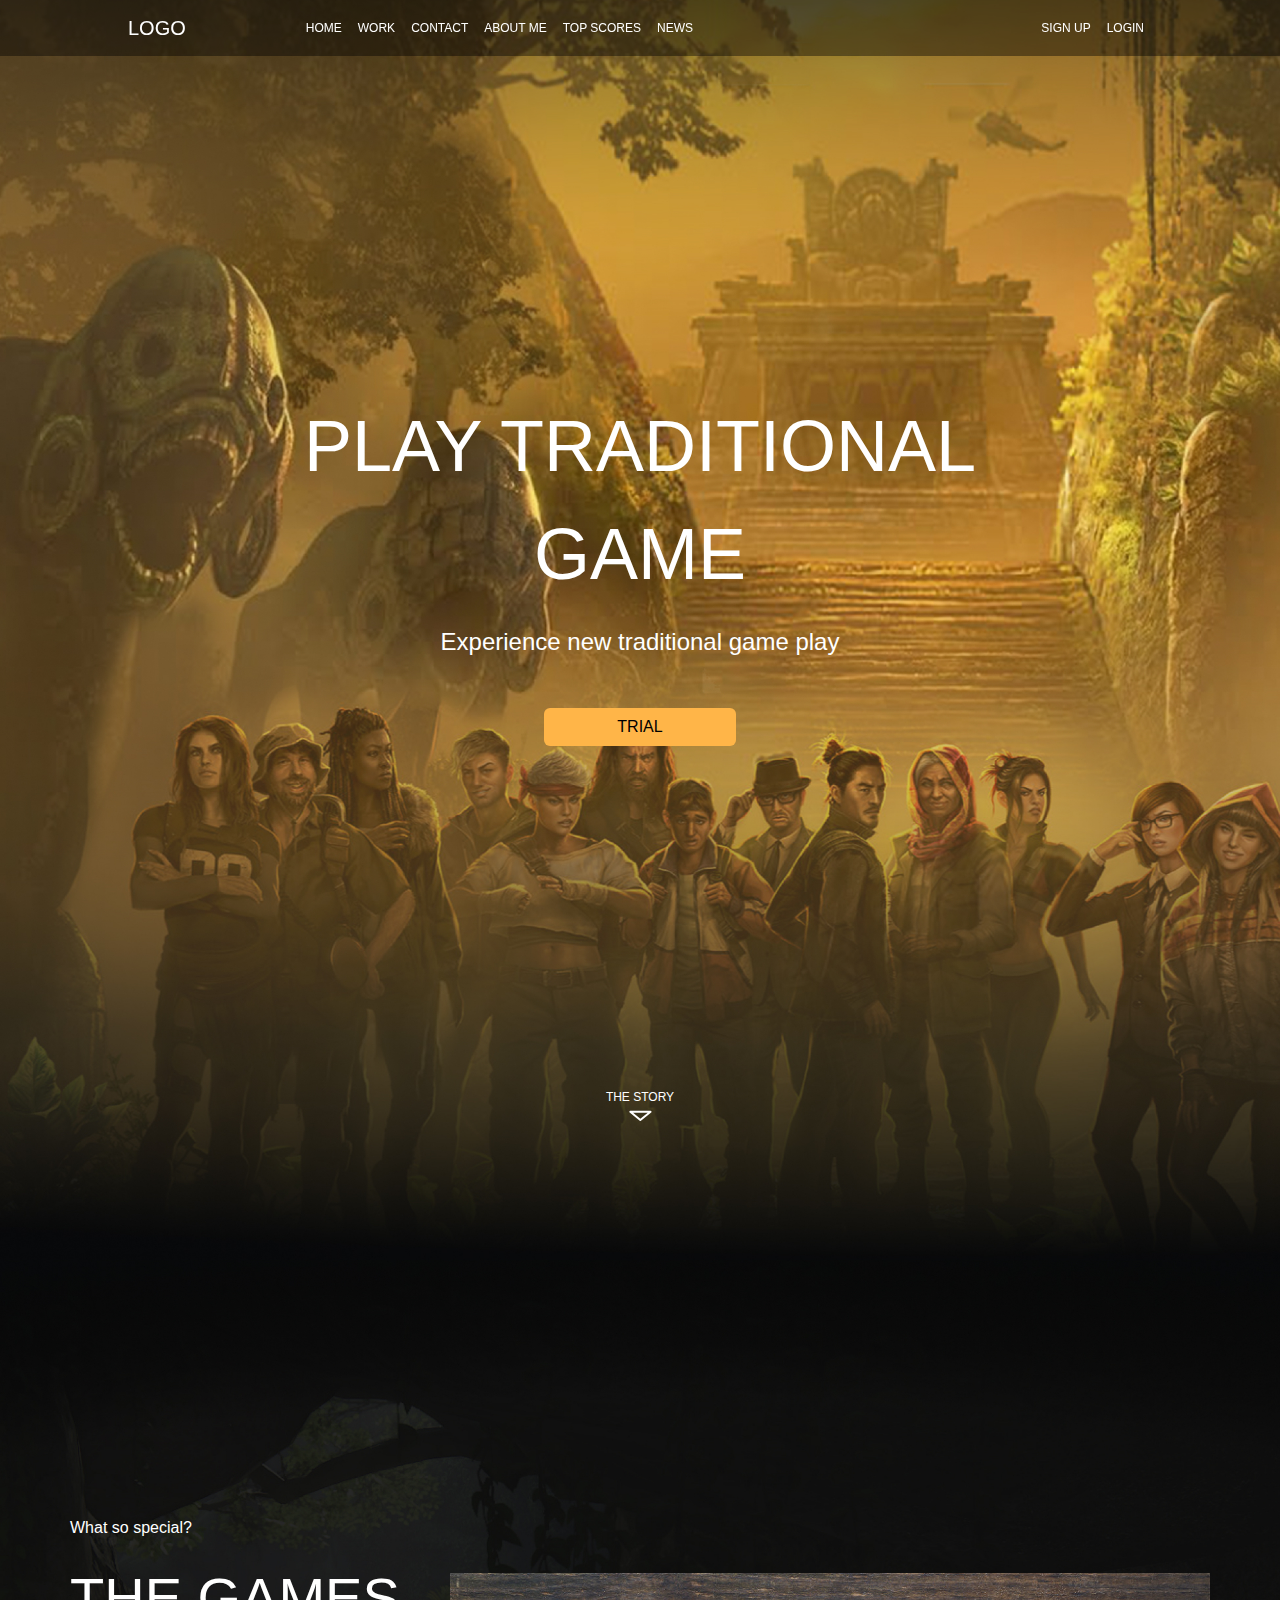
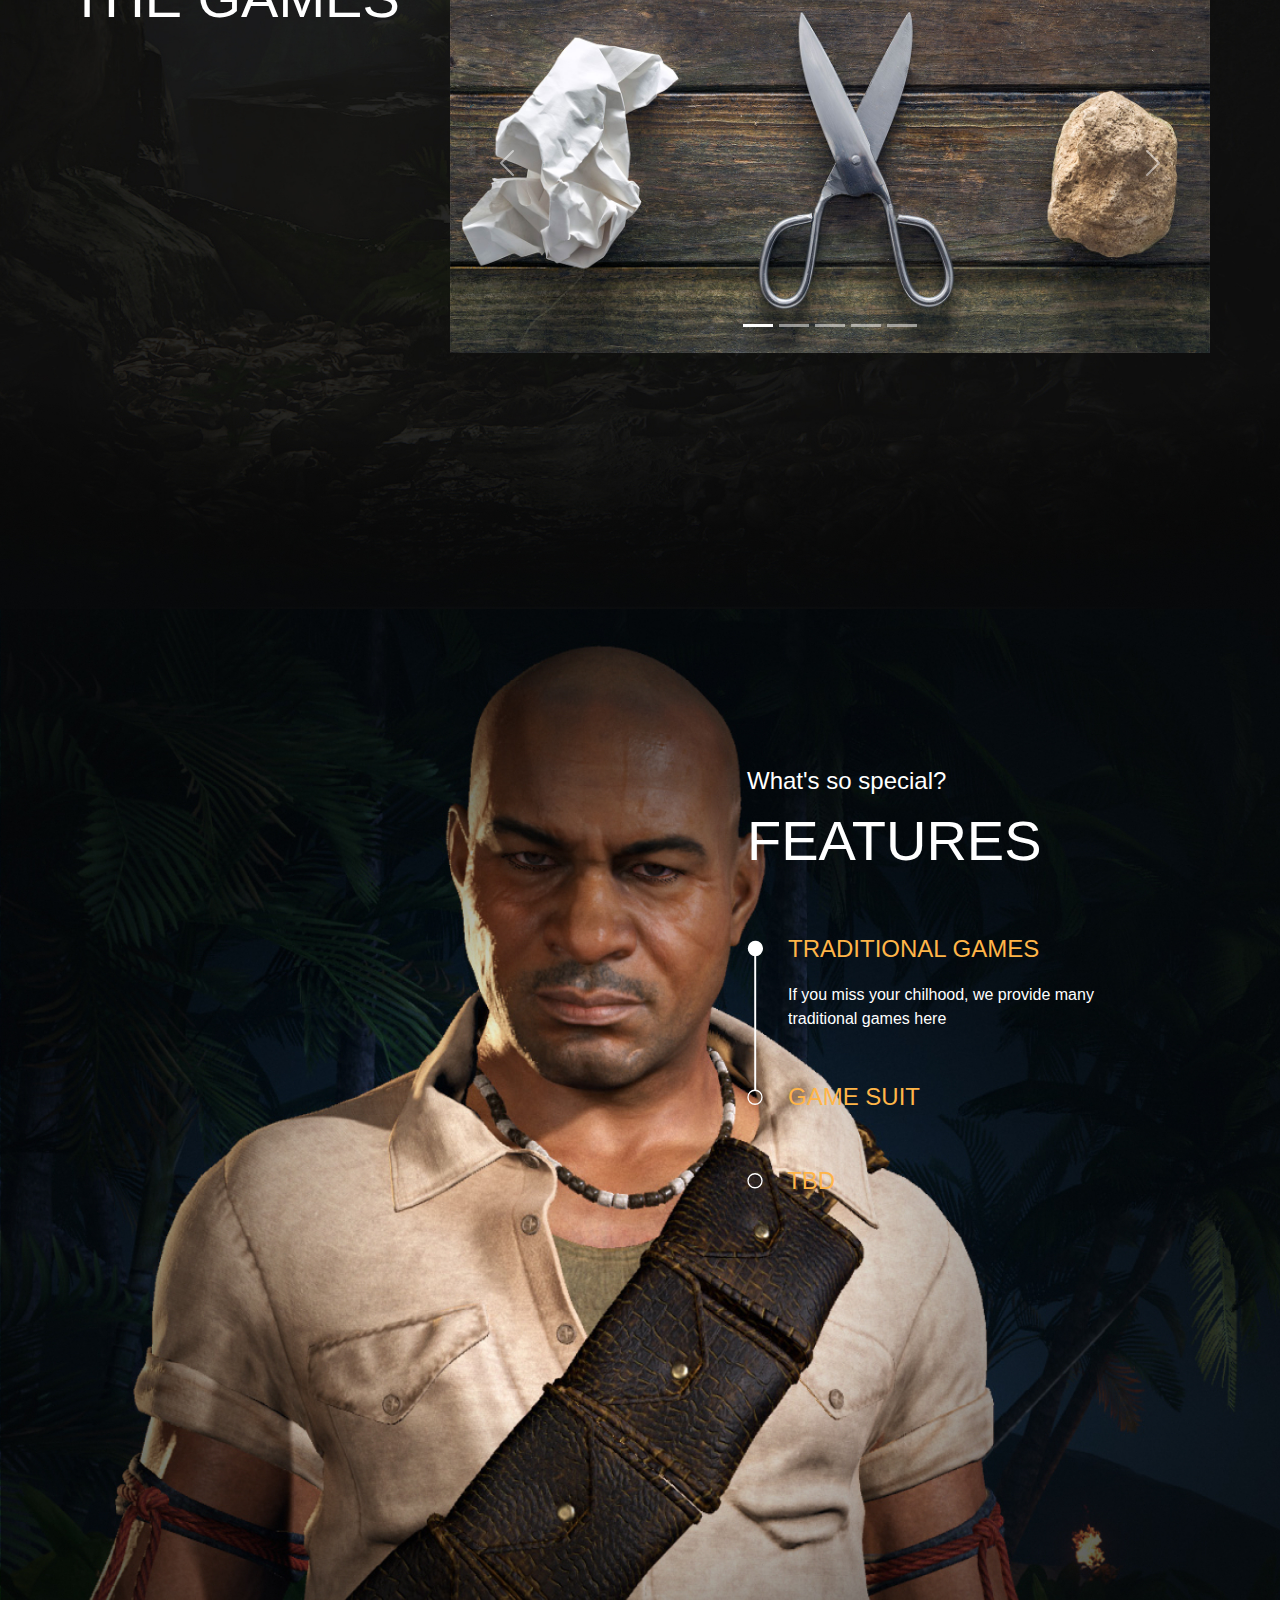
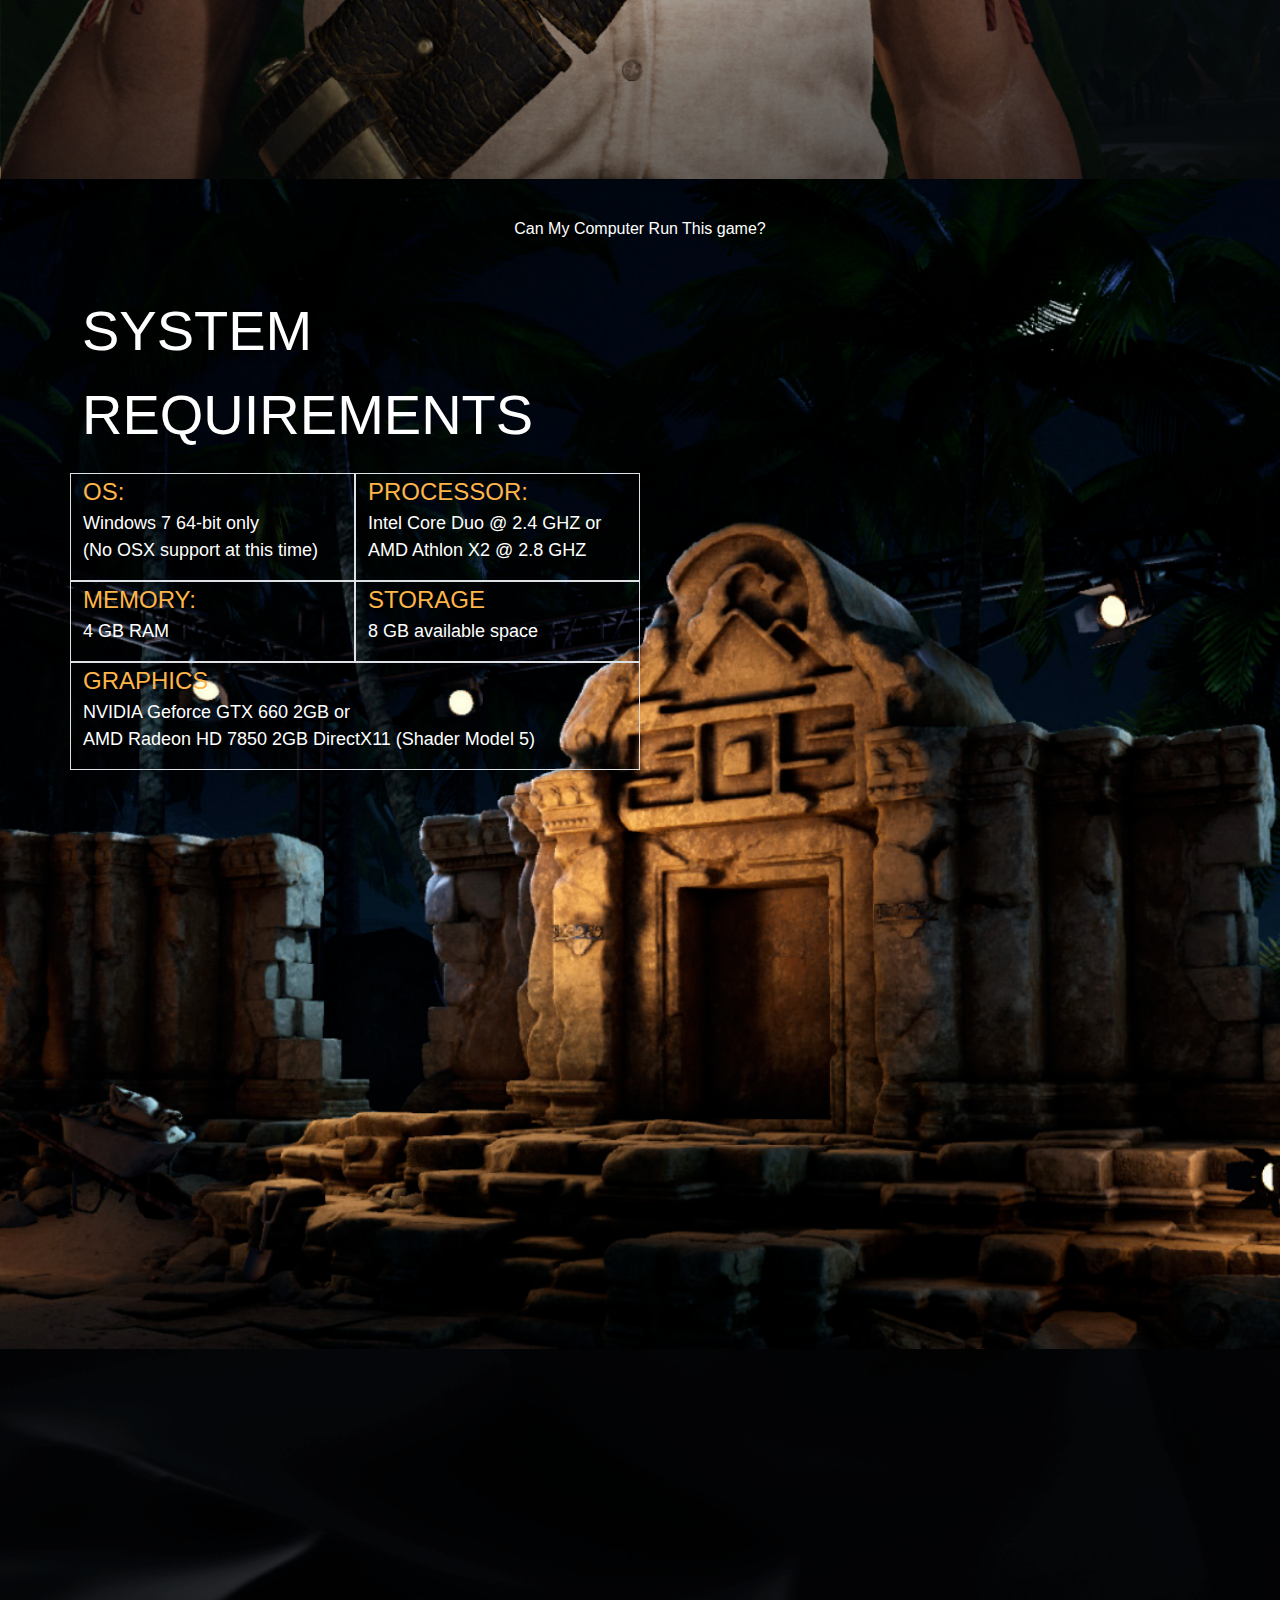
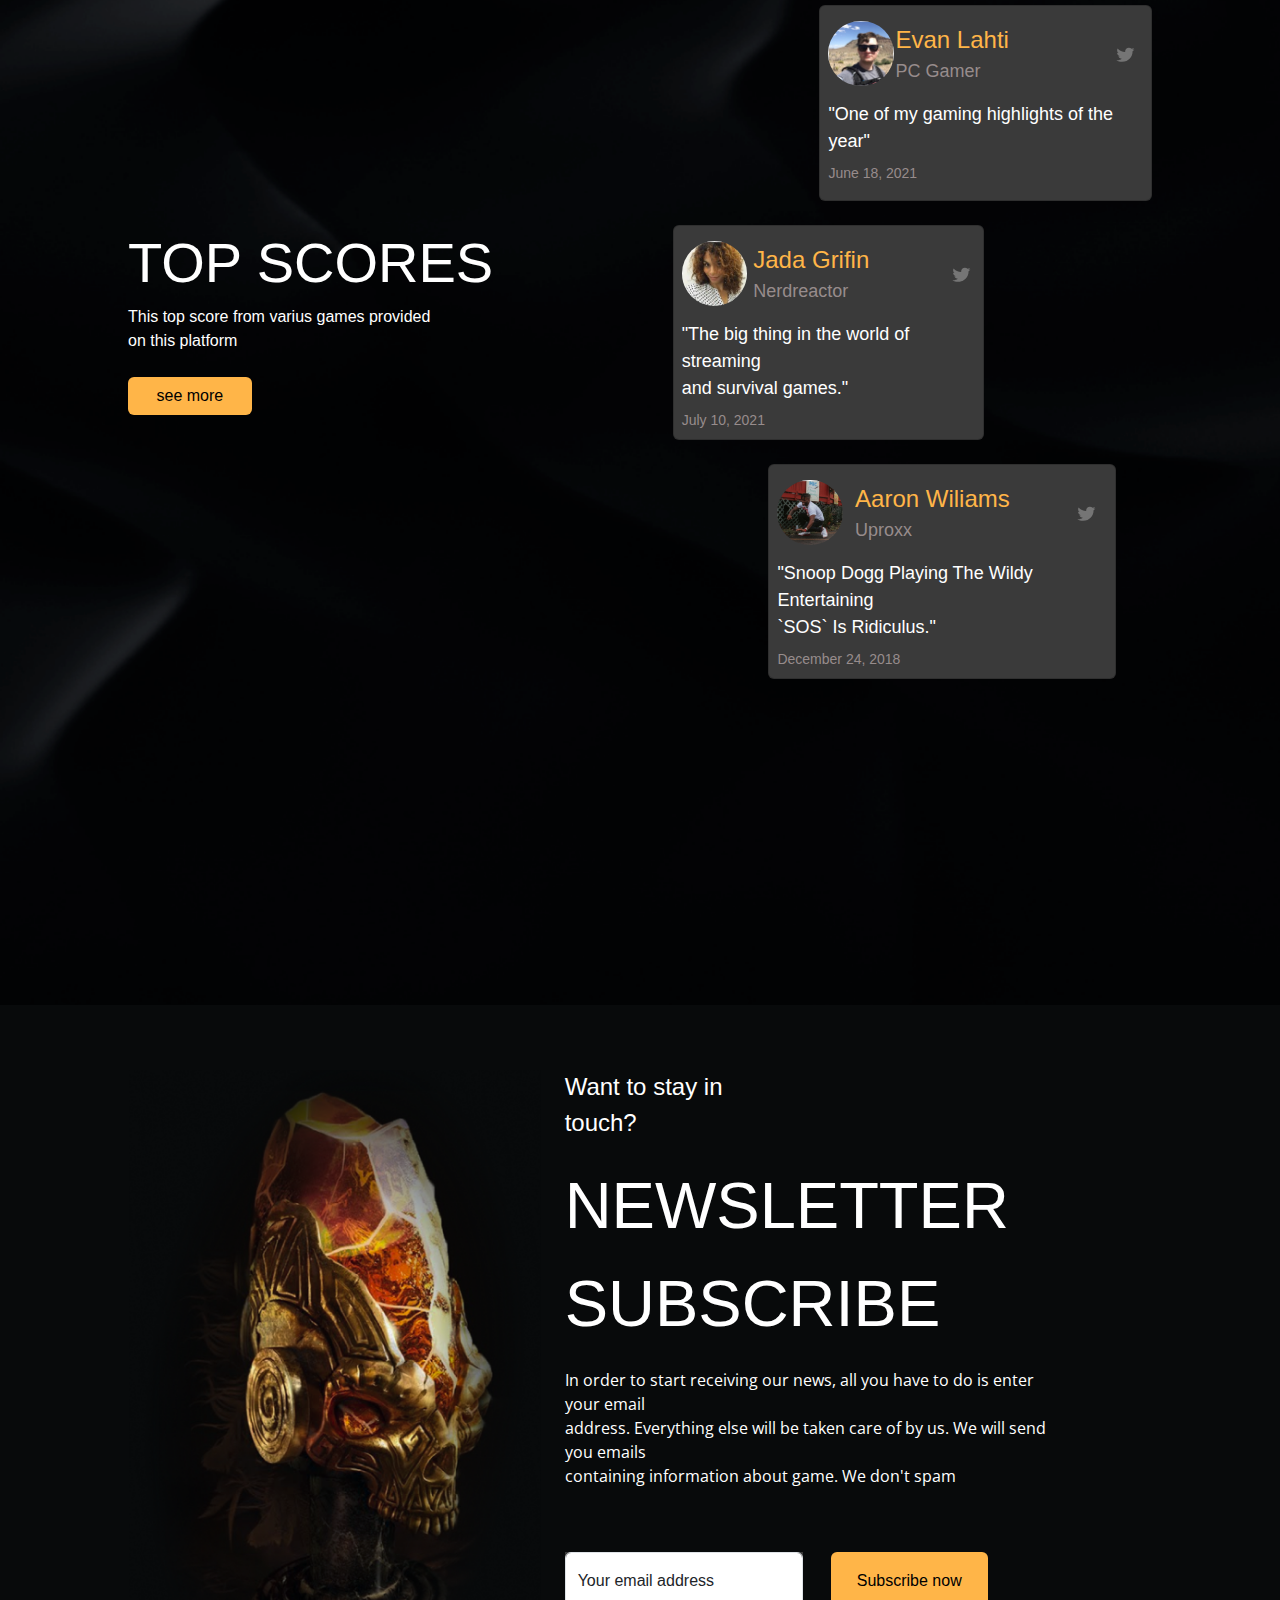
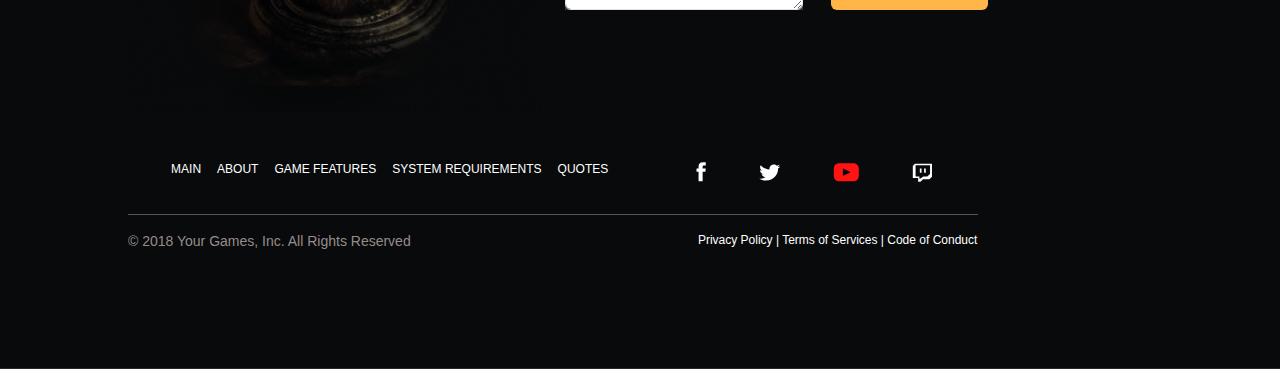
<file: index.html>
<!DOCTYPE html>
<html lang="en">
  <head>
    <meta charset="UTF-8" />
    <meta http-equiv="X-UA-Compatible" content="IE=edge" />
    <meta name="viewport" content="width=device-width, initial-scale=1.0" />
    <title>Challange 3</title>
    <link rel="stylesheet" href="bootstrap/css/bootstrap.css" />
    <link rel="stylesheet" href="style.css" />
    <link rel="preconnect" href="https://fonts.googleapis.com">
<link rel="preconnect" href="https://fonts.gstatic.com" crossorigin>
<link rel="preconnect" href="https://fonts.googleapis.com">
<link rel="preconnect" href="https://fonts.gstatic.com" crossorigin>
<link href="https://fonts.googleapis.com/css2?family=Open+Sans:wght@500&display=swap" rel="stylesheet">
  </head>
  <body>
    <!-- Navbar -->
    <section class="head">
      <nav class="navbar navbar-expand-lg fixed-top navbar-dark pd-md-3">
        <div class="container-fluid">
          <a href="#" class="navbar-brand">LOGO</a>
          <button
            type="button"
            class="navbar-toggler"
            data-bs-toggle="collapse"
            data-bs-target="#navbarNav"
            aria-controls="navbarNav"
            aria-expanded="false"
            aria-label="toggle navbar"
          >
            <span class="navbar-toggler-icon"></span>
          </button>
          <div class="collapse navbar-collapse" id="navbarNav">
            <div class="mx-5"></div>
            <ul class="navbar-nav">
              <li class="nav-item">
                <a href="#main-content" class="nav-link text-white mx-3 m-sm-0">HOME</a>
              </li>
              <li class="nav-item">
                <a href="#about-item" class="nav-link text-white mx-3 m-sm-0">WORK</a>
              </li>
              <li class="nav-item">
                <a href="#game-features" class="nav-link text-white mx-3 m-sm-0">CONTACT</a>
              </li>
              <li class="nav-item">
                <a href="#requirements" class="nav-link text-white mx-3 m-sm-0">ABOUT ME</a>
              </li>
              <li class="nav-item">
                <a href="#img-topScores" class="nav-link text-white mx-3 m-sm-0">TOP SCORES</a>
              </li>
              <li class="nav-item">
                <a href="#bg-newsLetter" class="nav-link text-white mx-3 m-sm-0">NEWS</a>
              </li>
            </ul>
            <ul class="navbar-nav mb-lg-0 ms-auto">
              <li class="nav-item">
                <a href="#" class="nav-link text-white collapse navbar-collapse" id="navbarNav">SIGN UP</a>
              </li>
              <li class="nav-item">
                <a href="#" class="nav-link text-white">LOGIN</a>
              </li>
            </ul>
          </div>
        </div>
      </nav>
    </section>
      
      <!-- PLAY TRADITION GAME -->
    <section class="main-content d-flex justify-content-center align-items-center" id="main-content">
      <div class="container">
        <div class="row justify-content-center">
          <div class="col-md-9 text-center">
            <p class="text-main" style="font-size: 72px;">PLAY TRADITIONAL GAME</p>
            <p class="mb-5" style="font-size: 24px;">Experience new traditional game play</p>
          </div>
        </div>
        <div class="row justify-content-center">
          <div class="col-9 col-sm-9 col-md-7 text-center">
            <button class="btn btn-playnow" onclick="click()">
            <a href="game.html" style="color: black;">TRIAL</a>
            </button>
          </div>
        </div>
        <div class="row justify-content-center">
          <div class="story col-md-9 text-center">
            <a href="#about-item">
              <p class="m-0">THE STORY</p>
              <img src="assets/scroll-down.svg" alt="scroll-down">
            </a>
          </div>
        </div>
            
        </div>
      </div>
    </section>

    <!-- THE GAMES -->
    <section class="about-item" id="about-item">
      <div class="container">
        <div class="row">
          <div class="col-lg-4 text-white text-thegame p-0">
            <p>What so special?</p>
            <p style="font-size: 56px;">THE GAMES</p>
          </div>
          <div class="col-lg-8 carousel-pic p-0">
            <div id="demo" class="carousel slide" data-bs-ride="carousel">
              <div id="carouselExampleIndicators" class="carousel slide">
                <div class="carousel-indicators">
                  <button type="button" data-bs-target="#carouselExampleIndicators" data-bs-slide-to="0" class="active" aria-current="true" aria-label="Slide 1"></button>
                  <button type="button" data-bs-target="#carouselExampleIndicators" data-bs-slide-to="1" aria-label="Slide 1"></button>
                  <button type="button" data-bs-target="#carouselExampleIndicators" data-bs-slide-to="2" aria-label="Slide 2"></button>
                  <button type="button" data-bs-target="#carouselExampleIndicators" data-bs-slide-to="3" aria-label="Slide 3"></button>
                  <button type="button" data-bs-target="#carouselExampleIndicators" data-bs-slide-to="4" aria-label="Slide 4"></button>
                </div>
                <div class="carousel-inner">
                  <div class="carousel-item active">
                    <img src="assets/rockpaperstrategy-1600.jpg" class="d-block img-fluid" alt="slide 0">
                  </div>
                  <div class="carousel-item">
                    <img src="assets/rockpaperstrategy-1600.jpg" class="d-block img-fluid" alt="slide 1">
                  </div>
                  <div class="carousel-item">
                    <img src="assets/rockpaperstrategy-1600.jpg" class="d-block img-fluid" alt="slide 2">
                  </div>
                  <div class="carousel-item">
                    <img src="assets/rockpaperstrategy-1600.jpg" class="d-blok img-fluid" alt="slide 3">
                  </div>
                  <div class="carousel-item">
                    <img src="assets/rockpaperstrategy-1600.jpg" class="d-block img-fluid" alt="slide 4">
                  </div>
                </div>
                <button class="carousel-control-prev" type="button" data-bs-target="#carouselExampleIndicators" data-bs-slide="prev">
                  <span class="carousel-control-prev-icon" aria-hidden="true"></span>
                  <span class="visually-hidden">Previous</span>
                </button>
                <button class="carousel-control-next" type="button" data-bs-target="#carouselExampleIndicators" data-bs-slide="next">
                  <span class="carousel-control-next-icon" aria-hidden="true"></span>
                  <span class="visually-hidden">Next</span>
                </button>
              </div>
          </div>
        </div>
      </div>
    </section>

    <!-- GAME FEATURES -->
    <section class="game-features" id="game-features">
      <div class="container">
    <div class="row">
      <div class=" col-md-7 d-flex">
      </div>
      <div class="col-md-4">
        <div class="text-content me-5">What's so special?</div>
        <p class="text-white mb-5" style="font-size: 56px;">FEATURES</p>
        <div class="img-icon d-flex">
          <img src="assets/icon-left2.svg" alt="">
          <div class="text-features text-white ms-4">
            <p class="text-contentGame">TRADITIONAL GAMES</p>
            <p class="">If you miss your chilhood, we provide many traditional games here</p>
            <p class="text-contentGame mb-0 mt-5">GAME SUIT</p>
          </div>
        </div>
          <div class="tbd mt-5 d-flex">
            <img src="assets/Ellipse2.svg" alt="">
            <p class="text-contentGame m-0 ms-4">TBD</p>
          </div>
      </div>
      <div class="col-md-auto"></div>
    </div>
      </div>
    </section>

    <!-- REQUIREMENTS -->
    <section class="requirements" id="requirements">
      <div class="container">
        <div class="text-top text-center text-white">Can My Computer Run This game?</div>
        <div class="row">
          <div class="col-md-5">
            <p class="text-requirements text-white pt-5">SYSTEM
              <br>
              REQUIREMENTS
            </p>
          </div>
        </div>
        <div class="row">
          <div class="col-md-3 border">
            <div class="table-descripsion">OS:</div>
            <p class="caption-requirements">Windows 7 64-bit only <br>
              (No OSX support at this time)
            </p>
          </div>
            <div class="col-md-3 border">
              <div class="table-descripsion">PROCESSOR:</div>
              <p class="caption-requirements">Intel Core Duo @ 2.4 GHZ or <br>
                AMD Athlon X2 @ 2.8 GHZ
              </p>
            </div>
        </div>
        <div class="row">
          <div class="col-md-3 border">
            <div class="table-descripsion">MEMORY:</div>
            <p class="caption-requirements">4 GB RAM</p>
          </div>
          <div class="col-md-3 border">
            <div class="table-descripsion">STORAGE</div>
            <p class="caption-requirements">8 GB available space</p>
          </div>
          
        </div>
        <div class="row">
          <div class="col-md-6 border">
            <div class="table-descripsion">GRAPHICS</div>
            <p class="caption-requirements">NVIDIA Geforce GTX 660 2GB or <br>
              AMD Radeon HD 7850 2GB DirectX11 (Shader Model 5)
            </p>
          </div>
        </div>
      </div>
    </section>

    <!-- TOP SCORES -->
    <section class="img-topScores" id="img-topScores">
      <div class="container-fluid" style="height: 1000px;">
        <div class="row d-flex align-items-center">
            <div class="col-md-5 pb-5">
              <div class="caption-topScores text-white" style="font-size: 56px;">TOP SCORES</div>
              <p class="text-white mb-4">This top score from varius games provided <br>
                on this platform
              </p>
              <button class="btn btn-md btn-subscribe" type="submit" style="font-size: 16px;">see more</button>
            </div>
           
            <div class="col">
              <div class="row justify-content-end">
                <div class="col-md-7 col-sm-12 col-12">
                  <div class="card">
                    <div class="row d-flex align-items-center">
                      <div class="col-md-2 col-sm-2 col-2">
                        <img src="assets/evan-lahti.jpg" class="img-card rounded-circle ms-2" alt="">
                      </div>
                      <div class="col-md-8 col-sm-8 col-8">
                        <div class="card-body pb-0 ms-3 pt-3 ps-0">
                          <div class="caption-card">Evan Lahti</div>
                          <p style="font-size: 18px; color: #978c8c;">PC Gamer</p>
                        </div>
                      </div>
                      <div class="col-md-1 col-sm-1 col-1">
                        <a href="#">
                          <img src="assets/twitter.svg" alt="img-twitter">
                        </a>
                      </div>
                    </div>
                    <div class="ms-2 mb-2 text-white" style="font-size: 18px;">"One of my gaming highlights of the year"</div>
                    <p class="ms-2" style="font-size: 14px; color: #978c8c;">June 18, 2021</p>
                  </div>
                </div>
              </div>

              <div class="col pt-4">
                <div class="row ms-5 ps-md-5">
                  <div class="col-md-8 col-sm-12 col-12">
                    <div class="card">
                      <div class="row d-flex align-items-center">
                        <div class="col-md-2 col-sm-2 col-2">
                          <img src="assets/jada-griffin.jpg" class="img-card rounded-circle ms-2" alt="card-jada">
                        </div>
                        <div class="col-md-8 col-sm-8 col-8">
                          <div class="card-body pb-0 ms-3 pt-3 ps-0">
                            <div class="caption-card ms-2">Jada Grifin</div>
                            <p class="ms-2" style="font-size: 18px; color: #978c8c;">Nerdreactor</p>
                          </div>
                        </div>
                        <div class="col-md-1 col-sm-1 col-1">
                          <a href="#">
                            <img src="assets/twitter.svg" alt="img-twitter">
                          </a>
                        </div>
                      </div>
                      <div class="ms-2 mb-2 text-white" style="font-size: 18px;">"The big thing in the world of streaming <br>
                        and survival games."</div>
                        <p class="ms-2 mb-2" style="font-size: 14px; color: #978c8c;">July 10, 2021</p>
                    </div>
                  </div>
                </div>
              </div>
              <div class="col-lg pt-4">
                <div class="row justify-content-end">
                  <div class="col-md-8 col-sm-12 col-12 pe-5">
                    <div class="card">
                      <div class="row d-flex align-items-center">
                        <div class="col-md-2 col-sm-2 col-2">
                          <img src="assets/aaron-williams.jpg" class="img-card rounded-circle ms-2" alt="card-jada">
                        </div>
                        <div class="col-md-8 col-sm-8 col-8">
                          <div class="card-body pb-0 ms-3 pt-3 ps-0">
                            <div class="caption-card ms-2">Aaron Wiliams</div>
                            <p class="ms-2" style="font-size: 18px; color: #978c8c;">Uproxx</p>
                          </div>
                        </div>
                        <div class="col-md-1 col-sm-1 col-1">
                          <a href="#">
                            <img src="assets/twitter.svg" alt="img-twitter">
                          </a>
                        </div>
                      </div>
                      <div class="ms-2 mb-2 text-white" style="font-size: 18px;">"Snoop Dogg Playing The Wildy Entertaining <br>
                        `SOS` Is Ridiculus."</div>
                        <p class="ms-2 mb-2" style="font-size: 14px; color: #978c8c;">December 24, 2018</p>
                    </div>
                  </div>
                </div>
              </div>
            </div>
        </div>
      </div>
    </section>

    <!-- NEWSLETTER -->
    <secton class="bg-newsLetter" id="bg-newsLetter">
      <div class="container-fluid" style="height: 900px;">
        <div class="row">
          <div class="col-md-5">
            <img src="assets/skull2.png" class="img-fluid d-none d-sm-block d-sm-none d-md-block" alt="">
          </div>
            <div class="col-md-6">
              <p class="text-white" style="font-size: 24px;">Want to stay in <br>
                touch?
              </p>
              <p class="text-white" style="font-size: 65px;">NEWSLETTER <br>
                SUBSCRIBE
              </p>
              <p class="text-white text-news pb-5">In order to start receiving our news, all you have to do is enter your email <br>
              address. Everything else will be taken care of by us. We will send you emails <br>
              containing information about game. We don't spam </p>
              <div class="row">
                <div class="col-lg-6 col-md-7 col-sm-7 col-7">
                  <div class="form-floating">
                    <textarea class="form-control" name="text" id="comment" placeholder="Your email"></textarea>
                    <label for="comment">Your email address</label>
                  </div>
                </div>
                <button class="btn btn-md btn-subscribe ms-3" type="submit">Subscribe now</button>
              </div>
            </div>
        </div>
        <div class="row justify-content-center pt-5">
          <div class="col-auto d-flex">
            <p class="text-footer me-3">
              <a href="#">MAIN</a></p>
              <p class="text-footer me-3">
                <a href="#">ABOUT</a>
              </p>
              <p class="text-footer me-3">
                <a href="#">GAME FEATURES</a>
              </p>
              <p class="text-footer me-3">
                <a href="#">SYSTEM REQUIREMENTS</a>
              </p>
              <p class="text-footer me-3">
                <a href="#">QUOTES</a>
              </p>
          </div>
          <div class="col-lg-5 col-md-5 col-sm-7 ms-5">
            <div class="icon-footer">
              <img src="assets/facebook.svg" class="me-5" alt="fb-icon">
              <img src="assets/twitter2.svg" class="me-5" alt="twitter-icon">
              <img src="assets/vector.svg" class="me-5" alt="youtube-icon">
              <img src="assets/twitch.svg" alt="">
            </div>
          </div>
        </div>
        <div class="line-separator"></div>
        <div class="row pt-3">
          <div class="col-md-6">
            <p style="font-size: 14px; color: #978c8c;">© 2018 Your Games, Inc. All Rights Reserved</p>
          </div>
          <div class="col-md-4 text-end text-white d-none d-sm-block d-sm-none d-md-block">
            <p style="font-size: 12px;">Privacy Policy | Terms of Services | Code of Conduct </p>
          </div>
        </div>
      </div>
    </secton>
    <script src="bootstrap/js/bootstrap.min.js"></script>
  </body>
</html>
</file>
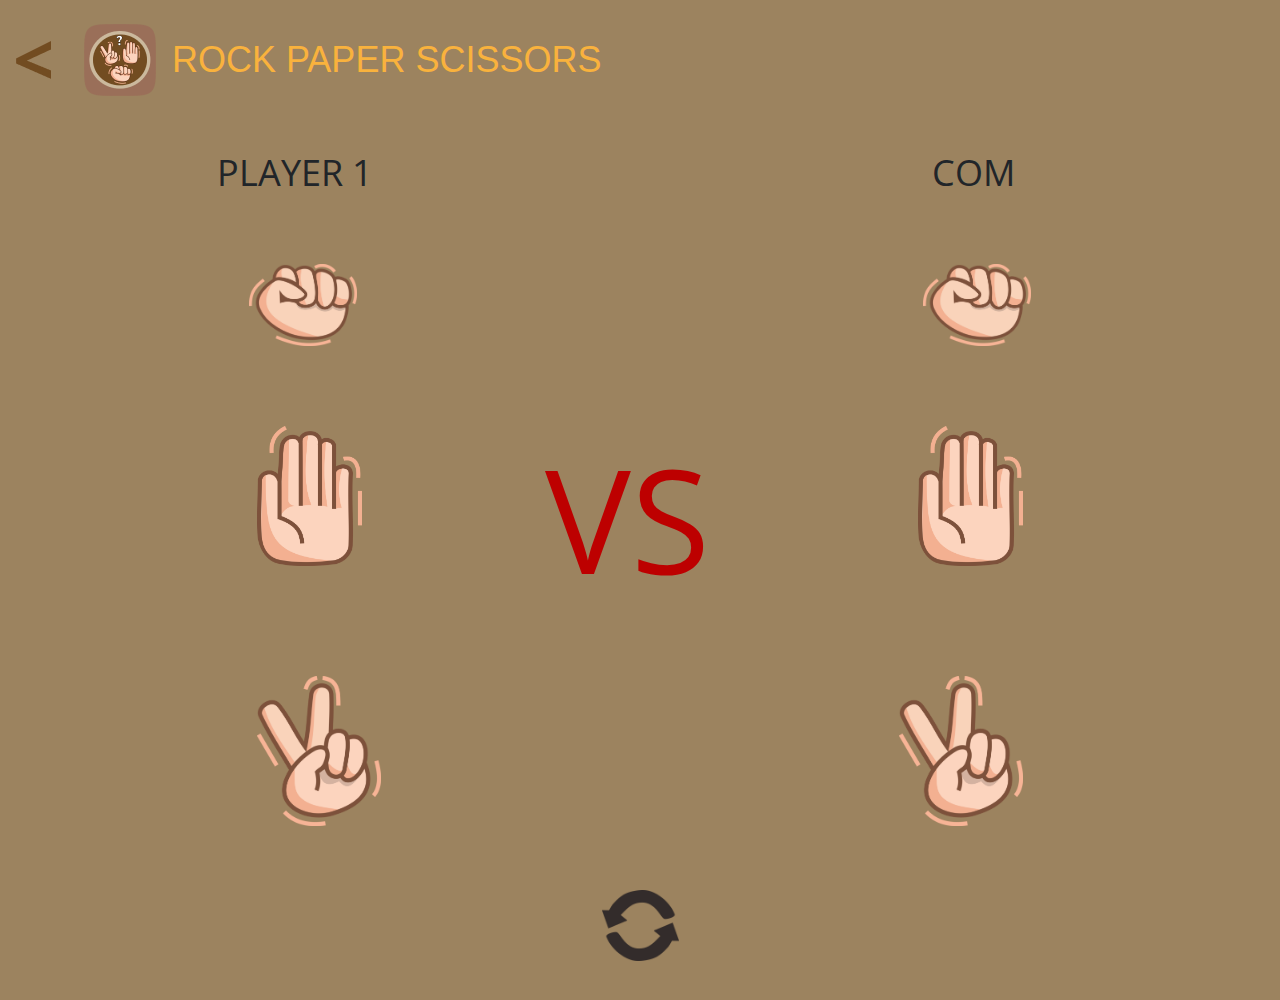
<file: game.html>
<!DOCTYPE html>
<html lang="en">
  <head>
    <meta charset="UTF-8" />
    <meta http-equiv="X-UA-Compatible" content="IE=edge" />
    <meta name="viewport" content="width=device-width, initial-scale=1.0" />
    <title>GAME SUIT</title>
    <link rel="stylesheet" href="bootstrap/css/bootstrap.css" />
    <link rel="stylesheet" href="style.css" />
    <link rel="preconnect" href="https://fonts.googleapis.com" />
    <link rel="preconnect" href="https://fonts.gstatic.com" crossorigin />
    <link rel="preconnect" href="https://fonts.googleapis.com" />
    <link rel="preconnect" href="https://fonts.gstatic.com" crossorigin />
    <link
      href="https://fonts.googleapis.com/css2?family=Open+Sans:wght@500&display=swap"
      rel="stylesheet"
    />
  </head>
  <body>
    <section class="bg-game" style="height: 1000px">
      <nav class="navbar navbar-game navbar-expand-lg navbar-light">
        <div class="container-fluid p-0">
          <a href="index.html" class="logo-back mx-3">
            <img src="assets/assets/back-logo.png" alt="back" />
          </a>
          <img
            src="assets/assets/game-logo.png"
            alt="logo-game"
            class="my-3 mx-3"
          />
          <div
            class="collapse navbar-collapse"
            style="font-size: 36px; color: #f9b23d"
          >
            ROCK PAPER SCISSORS
          </div>
        </div>
      </nav>
      <div class="row content-game justify-content-center">
        <div class="col-md-3">
          <div class="player1 mb-5">PLAYER 1</div>
          <div class="img-game mb-5">
            <button class="btn-batu-player1" type="button" id="batu">
              <img src="assets/assets/batu.png" alt="batu" class="batu-img" />
            </button>
          </div>
        </div>
        <div class="col-md-2"></div>
        <div class="col-md-3">
          <div class="com mb-5 d-flex px-5 justify-content-end">COM</div>
          <div class="img-game-com mb-5 d-flex justify-content-end">
            <button class="btn-batu-com" type="button" id="batu">
              <img
                src="assets/assets/batu.png"
                alt="batu-com"
                class="batu-img"
              />
            </button>
          </div>
        </div>
        <div class="row justify-content-center">
          <div class="col-md-3 mb-5">
            <button class="btn-kertas-player1" type="button" id="kertas">
              <img src="assets/assets/kertas.png" alt="" class="kertas-img" />
            </button>
          </div>
          <div class="col-md-2 d-flex justify-content-center" id="resultPic">
            <div class="text-versus" style="font-size: 144px; color: #bd0000">
              VS
            </div>
            <div class="resultPic"></div>
          </div>

          <div class="col-md-3 d-flex justify-content-end">
            <div class="img-batu-com mb-5">
              <button type="button" class="btn-kertas-com" id="kertas">
                <img
                  src="assets/assets/kertas.png"
                  alt="kertas-com"
                  class="kertas-img"
                />
              </button>
            </div>
          </div>
        </div>
        <div class="row justify-content-center">
          <div class="col-md-3">
            <button class="btn-gunting-player1" type="button" id="gunting">
              <img
                src="assets/assets/gunting.png"
                alt="gunting"
                class="gunting-img"
              />
            </button>
          </div>
          <div class="col-md-2"></div>
          <div class="col-md-3 d-flex justify-content-end">
            <div class="img-gunting-com mb-5">
              <button class="btn-gunting-com" type="button" id="gunting">
                <img
                  src="assets/assets/gunting.png"
                  alt="gunting-com"
                  class="gunting-img"
                />
              </button>
            </div>
          </div>
        </div>
        <div class="row">
          <div class="col-md-12 d-flex justify-content-center">
            <button class="btn-refresh-game">
              <img
                src="assets/assets/refresh.png"
                alt="refresh-game"
                class="refresh-img"
              />
            </button>
          </div>
        </div>
      </div>
    </section>
    <script src="game-suit.js"></script>
  </body>
</html>
</file>
<file: style.css>
* {
  margin: 0;
  padding: 0;
  font-family: Arial, Helvetica, sans-serif;
}

nav {
  background-color: rgba(0, 0, 0, 0.411);
  font-family: "Open Sans", sans-serif;
}

.main-content {
  display: flex;
  width: 100%;
  height: 140vh;
  background-image: url(assets/main-bg.jpg);
  background-size: cover;
  color: white;
  padding-top: 20%;
}

section nav div a {
  font-size: 24px;
}

div div ul li {
  font-size: 12px;
}

.btn-playnow {
  background-color: #ffb548;
  width: 30%;
  height: 100%;
  color: #000000;
}

.btn-playnow:hover {
  background-color: #000000;
}

.story {
  padding-top: 30%;
  font-size: 12px;
}

div div a {
  text-decoration: none;
  color: white;
}

.about-item {
  display: flex;
  background-image: url(assets/the-games-bg.jpg);
  background-size: cover;
  padding-top: 20%;
  padding-bottom: 20%;
  color: white;
}

.carousel-pic {
  margin-top: 5%;
}

.bg-carousel {
  width: 858px;
  height: 477px;
  left: 453px;
  top: 318.7;
}

.game-features {
  display: flex;
  padding-top: 12%;
  width: 100%;
  height: 130vh;
  background-image: url(assets/features.jpg);
  background-size: cover;
}

.text-content {
  color: white;
  font-size: 24px;
}

.text-contentGame {
  color: #ffb548;
  font-size: 24px;
}

.requirements {
  display: flex;
  width: 100%;
  height: 130vh;
  background-image: url(assets/requirements.png);
  background-size: cover;
  background-position: right bottom, left top;
  background-repeat: no-repeat, repeat;
  padding-top: 3%;
}

.text-requirements {
  font-size: 56px;
}

.table-descripsion {
  font-size: 24px;
  color: #ffb548;
}

.caption-requirements {
  color: white;
  font-size: 18px;
}

.img-topScores {
  display: flex;
  background-image: url(assets/top-score-bg.png);
  background-size: cover;
  width: 100%;
  padding-top: 20%;
}

.container-fluid {
  padding-right: 10%;
  padding-left: 10%;
}

.img-card {
  width: 65.27px;
  height: 65.27px;
  left: 879.92;
  top: 170.19px;
}

.card {
  background-color: #3a3a3a;
}

.caption-card {
  color: #ffb548;
  font-size: 24px;
}

.bg-newsLetter {
  display: flex;
  background-image: url(assets/newsletter.png);
  background-size: cover;
  width: 100%;
  padding-top: 5%;
}

.text-news {
  font-family: "Open Sans", sans-serif;
}

.btn-subscribe {
  background-color: #ffb548;
  width: 30%;
  color: #000000;
}

.form-floating {
  background-color: #3a3a3a;
}

.text-footer {
  font-size: 12px;
  font-family: "Open Sans", sans-serif;
}

div div p a {
  text-decoration: none;
  color: white;
}

.line-separator {
  width: 83%;
  height: 1px;
  margin-top: 20px;
  background-color: rgb(81, 86, 90);
}

.content-game {
  padding-top: 2%;
}

.navbar-game {
  background-color: #9c835f;
}

.batu-img {
  width: 108px;
  height: 82px;
  left: 372px;
  background: transparent;
}

.kertas-img {
  width: 105px;
  height: 140px;
  left: 388px;
}

.gunting-img {
  width: 124px;
  height: 150px;
  left: 359px;
}

.refresh-img {
  width: 77px;
  height: 71px;
  left: 681px;
}

.bg-game {
  background-color: #9c835f;
}

.text-versus {
  font-family: "Open Sans", sans-serif;
}

.player1 {
  font-family: "Open Sans", sans-serif;
  font-size: 36px;
}

.com {
  font-family: "Open Sans", sans-serif;
  font-size: 36px;
}

.btn-batu-player1 {
  background: transparent;
  border: none;
  padding: 16px 32px;
}

.btn-batu-player1:hover {
  background-color: #d3cece;
  border-radius: 10px;
}

.btn-kertas-player1 {
  background: transparent;
  border: none;
  padding: 16px 32px;
}

.btn-kertas-player1:hover {
  background-color: #d3cece;
  border-radius: 10px;
}

.btn-gunting-player1 {
  background: transparent;
  border: none;
  padding: 16px 32px;
}

.btn-gunting-player1:hover {
  background-color: #d3cece;
  border-radius: 10px;
}

.btn-batu-com {
  background: transparent;
  border: none;
  padding: 16px 32px;
}

.btn-batu-com:hover {
  background-color: #d3cece;
  border-radius: 10px;
}

.btn-kertas-com {
  background: transparent;
  border: none;
  padding: 16px 32px;
}

.btn-kertas-com:hover {
  background-color: #d3cece;
  border-radius: 10px;
}

.btn-gunting-com {
  background: transparent;
  border: none;
  padding: 16px 32px;
}

.btn-gunting-com:hover {
  background-color: #d3cece;
  border-radius: 10px;
}

.btn-refresh-game {
  background: transparent;
  border: none;
}

.btn-refresh-game:hover {
  background-color: #706e6e;
  border-radius: 10px;
  padding: 10px 15px;
}

.resultPic {
  width: 300px;
  height: 250px;
  left: 561px;
}
</file>
